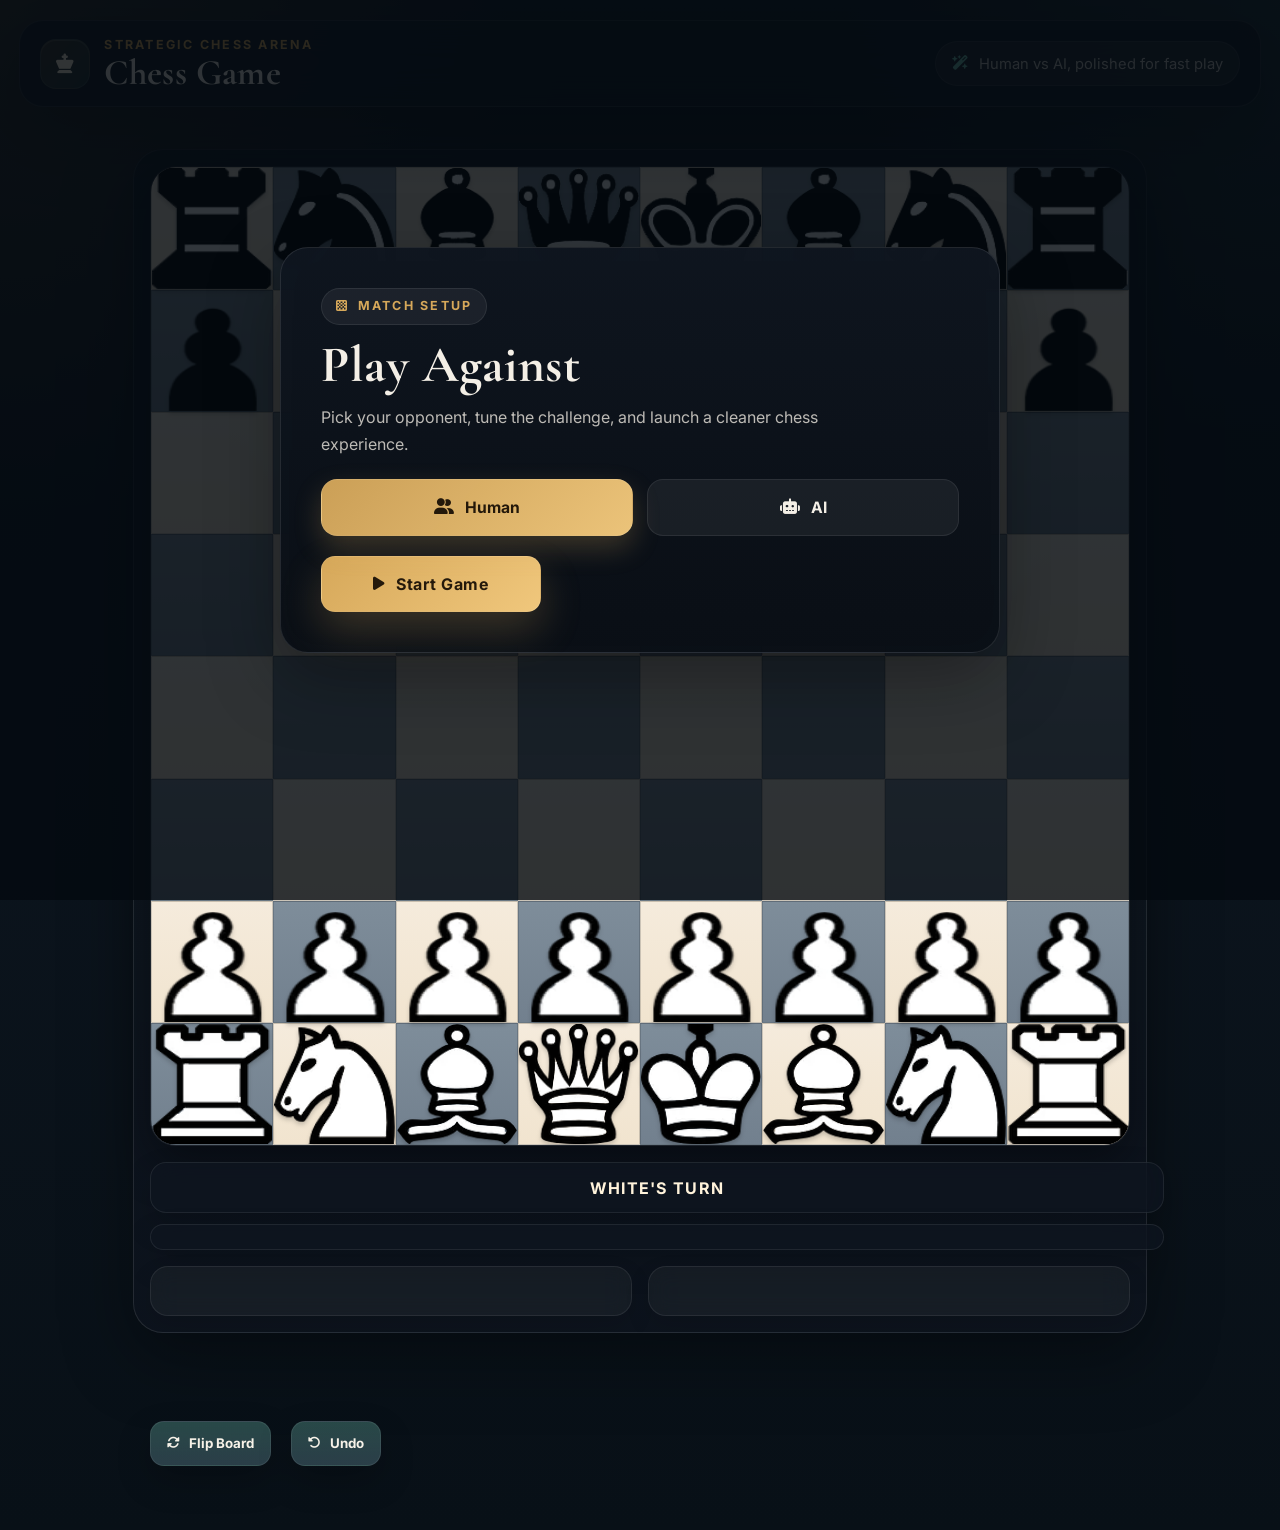
<file: index.html>
<!DOCTYPE html>
<html>
<head>
	<title>Chess Game</title>
	<link rel="preconnect" href="https://fonts.googleapis.com">
	<link rel="preconnect" href="https://fonts.gstatic.com" crossorigin>
	<link href="https://fonts.googleapis.com/css2?family=Cormorant+Garamond:wght@600;700&family=Inter:wght@400;500;600;700;800&display=swap" rel="stylesheet">
	<link rel="stylesheet" href="https://cdnjs.cloudflare.com/ajax/libs/font-awesome/6.5.2/css/all.min.css" crossorigin="anonymous" referrerpolicy="no-referrer">
	<link rel="stylesheet" type="text/css" href="chess.css">
    <meta name="viewport" content="width=device-width, initial-scale=1" />
	<meta name="theme-color" content="#0b1117" />
	<meta property="og:image" content="img/share.jpeg" />
	<meta property="og:description" content="A complete well automated chess game made by JavaScript that contains AI. Check it out. I hope you like it." />
	<meta name="author" content="Ahmed Alkholy">
	<link rel="icon" type="image/x-icon" href="favicon.ico">
</head>
<body>

<div class="page-bg"></div>

<header class="topbar">
	<div class="brand-lockup">
		<div class="brand-mark">
			<i class="fa-solid fa-chess-king"></i>
		</div>
		<div>
			<p class="eyebrow">Strategic Chess Arena</p>
			<h1>Chess Game</h1>
		</div>
	</div>
	<div class="topbar-chip">
		<i class="fa-solid fa-wand-magic-sparkles"></i>
		<span>Human vs AI, polished for fast play</span>
	</div>
</header>

<div id="startscene" class="scene show">
	<div class="scene-content start-panel">
		<div class="scene-card">
			<p class="eyebrow scene-kicker"><i class="fa-solid fa-chess-board"></i> Match setup</p>
			<h2>Play Against</h2>
			<p class="scene-copy">Pick your opponent, tune the challenge, and launch a cleaner chess experience.</p>

			<div class="choice-group">
				<input type="radio" name="oponent" id="humanOponent" value="human" onchange="changeColorSelect()" checked>
				<label for="humanOponent"><i class="fa-solid fa-user-group"></i> Human</label>
				<input type="radio" name="oponent" id="aiOponent" value="ai" onchange="changeColorSelect()">
				<label for="aiOponent"><i class="fa-solid fa-robot"></i> AI</label>
			</div>
			
			<div class="select-color-container option-card" style="display: none;">
				<h2>Select Your Color</h2>
				<div class="choice-group compact">
					<input type="radio" name="human_color" id="humanColorWhite" value="white" checked>
					<label for="humanColorWhite"><i class="fa-regular fa-circle"></i> White</label>
					<input type="radio" name="human_color" id="humanColorBlack" value="black">
					<label for="humanColorBlack"><i class="fa-solid fa-circle"></i> Black</label>
				</div>
			</div>

			<div class="select-ai-level-container option-card" style="display: none;">
				<h2>Select AI Difficulty</h2>
				<div class="choice-group compact difficulty-group">
					<input type="radio" name="ai_level" id="aiLevelDumb" value="dumb" checked>
					<label for="aiLevelDumb">Dumb</label>
					<input type="radio" name="ai_level" id="aiLevelEasy" value="easy">
					<label for="aiLevelEasy">Easy</label>
					<input type="radio" name="ai_level" id="aiLevelMedium" value="medium">
					<label for="aiLevelMedium">Medium</label>
					<input type="radio" name="ai_level" id="aiLevelHard" value="hard">
					<label for="aiLevelHard">Hard</label>
				</div>
			</div>

			<div class="start-game-container">
				<button class="button button-big primary-button" onclick="startNewGame()"><i class="fa-solid fa-play"></i><span>Start Game</span></button>
			</div>
		</div>
	</div>
	<div class="overlay"></div>
</div>

<div id="endscene" class="scene">
	<div class="scene-content end-panel">
		<div class="scene-card end-card">
			<p class="eyebrow scene-kicker"><i class="fa-solid fa-crown"></i> Game complete</p>
			<p class="winning-sign"></p>
		</div>
	</div>
	<div class="overlay"></div>
</div>
	
<br>
	<div class="board-container">

		<div id="board">
			<div id="final" class="odd">
				<div id="81" class="square" data-square="8-a">
					<img class="piece rook" id="blackRook1" src="img/black-rook.webp">
				</div>
				<div id="82" class="square" data-square="8-b">
					<img class="piece knight" id="blackKnight1" src="img/black-knight.webp">
				</div>
				<div id="83" class="square" data-square="8-c">
					<img class="piece bishop" id="blackBishop1" data-color="black" src="img/black-bishop.webp">
				</div>
				<div id="84" class="square" data-square="8-d">
					<img class="piece bking" id="blackQueen" data-color="black" src="img/black-queen.webp">
				</div>
				<div id="85" class="square" data-square="8-e">
					<img class="piece bking" id="blackKing" data-color="black" src="img/black-king.webp">
				</div>
				<div id="86" class="square" data-square="8-f">
					<img class="piece bishop" id="blackBishop2" data-color="black" src="img/black-bishop.webp">
				</div>
				<div id="87" class="square" data-square="8-g">
					<img class="piece bking" id="blackKnight2" data-color="black" src="img/black-knight.webp">
				</div>
				<div id="88" class="square" data-square="8-h">
					<img class="piece rook" id="blackRook2" src="img/black-rook.webp">
				</div>
			</div>
			<div class="even">
				<div id="71" class="square" data-square="7-a">
					<img class="piece pawn" id="blackPawn1" src="img/black-pawn.webp">
				</div>
				<div id="72" class="square" data-square="7-b">
					<img class="piece pawn" id="blackPawn2" src="img/black-pawn.webp">
				</div>
				<div id="73" class="square" data-square="7-c">
					<img class="piece pawn" id="blackPawn3" src="img/black-pawn.webp">
				</div>
				<div id="74" class="square" data-square="7-d">
					<img class="piece pawn" id="blackPawn4" src="img/black-pawn.webp">
				</div>
				<div id="75" class="square" data-square="7-e">
					<img class="piece pawn" id="blackPawn5" src="img/black-pawn.webp">
				</div>
				<div id="76" class="square" data-square="7-f">
					<img class="piece pawn" id="blackPawn6" src="img/black-pawn.webp">
				</div>
				<div id="77" class="square" data-square="7-g">
					<img class="piece pawn" id="blackPawn7" src="img/black-pawn.webp">
				</div>
				<div id="78" class="square" data-square="7-h">
					<img class="piece pawn" id="blackPawn8" src="img/black-pawn.webp">
				</div>
			</div>
			<div class="odd">
				<div id="61" class="square" data-square="6-a"></div>
				<div id="62" class="square" data-square="6-b"></div>
				<div id="63" class="square" data-square="6-c"></div>
				<div id="64" class="square" data-square="6-d"></div>
				<div id="65" class="square" data-square="6-e"></div>
				<div id="66" class="square" data-square="6-f"></div>
				<div id="67" class="square" data-square="6-g"></div>
				<div id="68" class="square" data-square="6-h"></div>
			</div>
			<div class="even">
				<div id="51" class="square" data-square="5-a"></div>
				<div id="52" class="square" data-square="5-b"></div>
				<div id="53" class="square" data-square="5-c"></div>
				<div id="54" class="square" data-square="5-d"></div>
				<div id="55" class="square" data-square="5-e"></div>
				<div id="56" class="square" data-square="5-f"></div>
				<div id="57" class="square" data-square="5-g"></div>
				<div id="58" class="square" data-square="5-h"></div>
			</div>
			<div class="odd">
				<div id="41" class="square" data-square="4-a"></div>
				<div id="42" class="square" data-square="4-b"></div>
				<div id="43" class="square" data-square="4-c"></div>
				<div id="44" class="square" data-square="4-d"></div>
				<div id="45" class="square" data-square="4-e"></div>
				<div id="46" class="square" data-square="4-f"></div>
				<div id="47" class="square" data-square="4-g"></div>
				<div id="48" class="square" data-square="4-h"></div>
			</div>
			<div class="even">
				<div id="31" class="square" data-square="3-a"></div>
				<div id="32" class="square" data-square="3-b"></div>
				<div id="33" class="square" data-square="3-c"></div>
				<div id="34" class="square" data-square="3-d"></div>
				<div id="35" class="square" data-square="3-e"></div>
				<div id="36" class="square" data-square="3-f"></div>
				<div id="37" class="square" data-square="3-g"></div>
				<div id="38" class="square" data-square="3-h"></div>
			</div>
			<div class="odd">
				<div class="square white" id="21" data-square="2-a">
					<img class="piece pawn" id="whitePawn1" src="img/white-pawn.webp">
				</div>
				<div class="square white" id="22" data-square="2-b">
					<img class="piece pawn" id="whitePawn2" src="img/white-pawn.webp">
				</div>
				<div class="square white" id="23" data-square="2-c">
					<img class="piece pawn" id="whitePawn3" src="img/white-pawn.webp">
				</div>
				<div class="square white" id="24" data-square="2-d">
					<img class="piece pawn" id="whitePawn4" src="img/white-pawn.webp">
				</div>
				<div class="square white" id="25" class="square" data-square="2-e">
					<img class="piece pawn" id="whitePawn5" src="img/white-pawn.webp">
				</div>
				<div class="square white" id="26" data-square="2-f">
					<img class="piece pawn" id="whitePawn6" src="img/white-pawn.webp">
				</div>
				<div class="square white" id="27" data-square="2-g">
					<img class="piece pawn" id="whitePawn7" src="img/white-pawn.webp">
				</div>
				<div class="square white" id="28" data-square="2-h">
					<img class="piece pawn" id="whitePawn8" src="img/white-pawn.webp">
				</div>
			</div>
			<div class="even">
				<div id="11" class="square white" data-square="1-a">
					<img class="piece rook" id="whiteRook1" src="img/white-rook.webp">
				</div>
				<div id="12" class="square white" data-square="1-b">
					<img class="piece knight" id="whiteKnight1" src="img/white-knight.webp">
				</div>
				<div id="13" class="square white" data-square="1-c">
					<img class="piece bishop" id="whiteBishop1" data-color="white" src="img/white-bishop.webp">
				</div>
				<div id="14" class="square white" data-square="1-d">
					<img class="piece queen" id="whiteQueen" src="img/white-queen.webp">
				</div>
				<div id="15" class="square white" data-square="1-e">
					<img class="piece wking" src="img/white-king.webp" class="white" id="whiteKing">
				</div>
				<div id="16" class="square white" data-square="1-f">
					<img class="piece knight" id="whiteBishop2" src="img/white-bishop.webp">
				</div>
				<div id="17" class="square white" data-square="1-g">
					<img class="piece knight" id="whiteKnight2" src="img/white-knight.webp">
				</div>
				<div id="18" class="square white" data-square="1-h">
					<img class="piece rook" id="whiteRook2" src="img/white-rook.webp">
				</div>
			</div>
		</div>

		<p id="turn">White's Turn</p>
		<p id="checkWarning"></p>

		<div class="semataries">
			<div id="whiteSematary" class="sematary">
				<div class="pawn"></div>
				<div class="knight"></div>
				<div class="bishop"></div>
				<div class="rook"></div>
				<div class="queen"></div>
			</div>
	
			<div id="blackSematary" class="sematary">
				<div class="pawn"></div>
				<div class="knight"></div>
				<div class="bishop"></div>
				<div class="rook"></div>
				<div class="queen"></div>
			</div>
		</div>

	</div>

<div class="floating-controls">
	<button class="flip-board" onclick="boardAnimate()"><i class="fa-solid fa-rotate"></i><span>Flip Board</span></button>
	<button class="flip-board" id="undoButton" onclick="undoMove()"><i class="fa-solid fa-rotate-left"></i><span>Undo</span></button>
</div>

<script type="text/javascript" src="piece.js"></script>
<script type="text/javascript" src="History.js"></script>
<script type="text/javascript" src="Game.js"></script>
<script type="text/javascript" src="SimulationGame.js"></script>
<script type="text/javascript" src="ai.js"></script>
<script type="text/javascript" src="Board.js"></script>

<script type="text/javascript">
	const boardAnimate = () => {
		const board = document.getElementById('board');
		const elements = board.getElementsByClassName('piece');
		if (board.classList.contains('animate')) {
			board.classList.remove('animate');
			board.classList.add('animate-backward');
			for (element of elements) {
				element.classList.remove('forward');
				element.classList.add('backward');
			}
		}
		else{
			board.classList.remove('animate-backward');
			board.classList.add('animate');
			for (element of elements) {
				element.classList.remove('backward');
				element.classList.add('forward');
			}
		}	
	}
</script>

<script>
	const changeColorSelect = () => {
		const playAgainst = document.querySelector('input[name="oponent"]:checked').value;
		if (playAgainst === 'ai') {
			showColorSelect();
			showAiLevelSelect();
		}
		else {
			hideColorSelect();
			hideAiLevelSelect();
		}		
	}

	changeColorSelect();
</script>

</body>
</html>
</file>
<file: chess.css>
*{
	margin: 0;
	padding: 0;
}
body{
	background: #ddd;
}
.board-container {
	width: 600px;
	max-width: 90%;
    justify-content: center;
	margin:auto;
	position:relative;
}
.semataries {
	width: 100%;
	margin:auto;
	display: flex;
    justify-content: center;
}
.sematary {
	width: 50%;
}
#blackSematary {
	text-align: right;
}
#board{
	aspect-ratio: 1 / 1;
	margin: auto;
	border:3px #333 solid;
}
#board div div{
	float: left;
    width: calc(100% / 8);
	aspect-ratio: 1 / 1;
	box-sizing: border-box;
	border: #000 solid .01cm;
}

#board .even div:nth-child(even){
	background: #ccd;
}

#board .even div:nth-child(odd){
	background: rgb(112,112,112);/*621700*/
}

#board .odd div:nth-child(even){
	background: rgb(112,112,112);/*621700*/
}

#board .odd div:nth-child(odd){
	background: #ccd;
}

.animate{
	animation: rotateBoard 1s ease-out;
	animation-fill-mode: both;
}
@keyframes rotateBoard { 
  0% {
    transform: rotateZ(0);
  }
  100%{
  	transform: rotateZ(-180deg);
  }

}
.forward{
	transform: rotateZ(-180deg);
}
.backward{
	transform: rotateZ(0);
}
.animate-backward{
	animation: rotateBoardBackward 1s ease-out;
	animation-fill-mode: both;
}
@keyframes rotateBoardBackward { 
  0% {
    transform: rotateZ(-180deg);
  }
  100%{
  	transform: rotateZ(0);
  }

}
img.piece{
	width: 100%;
	height: 100%;
	float: left;
}
.allowed{
	opacity: .8;
	background: radial-gradient(#333,#222 )!important;
	/*-webkit-box-shadow: inset 1px -4px 92px 0px rgba(0,0,0,0.75);
	-moz-box-shadow: inset 1px -4px 92px 0px rgba(0,0,0,0.75);
	box-shadow: inset 1px -4px 92px 0px rgba(0,0,0,0.75);*/
	border:1px solid black !important;
}
.last-move {
	background: #30b030 !important;
}
.clicked-square{
	background: radial-gradient(#333,#222 )!important;
	border:1px solid black !important;
}
.sematary img {
	transform: rotateZ(0);
	width: 1.8rem;
	height: 1.8rem;
}
#blackSematary div{
	overflow-y: auto;
	margin-bottom: 2px;
}
.scene{
	position: relative;
	opacity: 0;
	display: none;
	z-index: 1;
}
.overlay{
	position: fixed;
	width: 100%;
	height: 100%;
	background: #000;
	opacity: .7;
	z-index: 1;
}
.scene .scene-content{
	position: fixed;
	color:#fff;
	z-index: 2;
	width: 100%;
    text-align: center;
    margin-top: 40vh;
    font-size: 40px;
	height: 100vh;
}

.scene-content h2 {
	font-weight: 500;
	margin-bottom: 15px;
}

@media screen and (max-width: 600px) {
	.scene-content h2 {
		font-size: 2rem;
	}
}

.show{
	display: block !important;
	animation: showMessage 1s ease-out;
	animation-fill-mode: both;
}

.hidden {
	display: none;
}

@keyframes showMessage { 
  0% {
  	opacity: 0;
  }
  100%{
  	opacity: 1;
  }

}
#turn{
	text-align: center;
	font-size: 18px;
}
#checkWarning {
	text-align: center;
	font-size: 16px;
	font-weight: 600;
	min-height: 24px;
	color: #9b1c1c;
}
.winning-sign:first-letter{
	text-transform: uppercase;
}

.flip-board{
	padding: 10px 20px;
    border-radius: 5px !important;
    outline: 0;
    background: #7f979e;
    color: white;
    border: 0;
}

#undoButton {
	margin-left: 8px;
}


input[type="radio"] {
	display: none;
}
label {
	background-color: rgb(112,112,112);
	position: relative;
	font-family: "Poppins", sans-serif;
	cursor: pointer;
	display: inline-flex;
	align-items: center;
	gap: 0.8em;
	padding: 1em 2em;
	border-radius: 0.5em;
	font-size: 23px;
}

input[type="radio"]:checked + label {
	background-color: #4189e0;
	color: #ffffff;
}

.button {
	background-color: rgb(112,112,112);
	border-radius: 10px;
	border: none;
	color: white;
	padding: 20px 40px;
	text-align: center;
	text-decoration: none;
	display: inline-block;
	font-size: 20px;
	cursor: pointer;
}

.button:hover, label:hover {
	background-color: rgb(160, 160, 160);
}

.button-big {
	padding: 30px 60px;
	font-size: 25px;
}

:root {
	--bg-0: #081017;
	--bg-1: #0f1823;
	--panel: rgba(15, 22, 32, 0.78);
	--panel-strong: rgba(18, 27, 38, 0.92);
	--panel-border: rgba(255, 255, 255, 0.1);
	--text: #f4efe6;
	--muted: rgba(244, 239, 230, 0.76);
	--accent: #d6a85a;
	--accent-2: #6fc2b0;
	--board-light: #f1e4cf;
	--board-dark: #72808e;
	--danger: #f27d7d;
	--shadow: 0 24px 70px rgba(0, 0, 0, 0.35);
}

html {
	scroll-behavior: smooth;
}

body {
	min-height: 100vh;
	font-family: 'Inter', sans-serif;
	color: var(--text);
	background:
		radial-gradient(circle at top left, rgba(214, 168, 90, 0.16), transparent 26%),
		radial-gradient(circle at top right, rgba(111, 194, 176, 0.14), transparent 22%),
		linear-gradient(180deg, var(--bg-1) 0%, var(--bg-0) 100%);
	position: relative;
	overflow-x: hidden;
}

.page-bg {
	position: fixed;
	inset: 0;
	pointer-events: none;
	background-image:
		linear-gradient(rgba(255, 255, 255, 0.02) 1px, transparent 1px),
		linear-gradient(90deg, rgba(255, 255, 255, 0.02) 1px, transparent 1px);
	background-size: 72px 72px;
	opacity: 0.5;
	mask-image: radial-gradient(circle at center, black, transparent 85%);
}

.topbar {
	width: min(1200px, calc(100% - 2rem));
	margin: 1.25rem auto 0;
	padding: 1rem 1.25rem;
	display: flex;
	align-items: center;
	justify-content: space-between;
	gap: 1rem;
	border: 1px solid var(--panel-border);
	background: var(--panel);
	backdrop-filter: blur(18px);
	border-radius: 24px;
	box-shadow: var(--shadow);
	position: relative;
	z-index: 2;
}

.brand-lockup {
	display: flex;
	align-items: center;
	gap: 0.9rem;
}

.brand-mark {
	width: 3rem;
	height: 3rem;
	border-radius: 16px;
	display: grid;
	place-items: center;
	background: linear-gradient(135deg, rgba(214, 168, 90, 0.2), rgba(111, 194, 176, 0.16));
	border: 1px solid rgba(255, 255, 255, 0.08);
	box-shadow: inset 0 1px 0 rgba(255, 255, 255, 0.12);
	font-size: 1.25rem;
	color: #fff3db;
}

.eyebrow {
	font-size: 0.78rem;
	letter-spacing: 0.18em;
	text-transform: uppercase;
	color: var(--accent);
	font-weight: 700;
	margin-bottom: 0.25rem;
}

.brand-lockup h1,
.scene-card h2 {
	font-family: 'Cormorant Garamond', serif;
	font-size: clamp(2rem, 4vw, 3.4rem);
	line-height: 0.95;
	font-weight: 700;
	margin: 0;
	letter-spacing: 0.01em;
}

.brand-lockup h1 {
	font-size: clamp(1.9rem, 2.8vw, 2.8rem);
}

.topbar-chip {
	display: inline-flex;
	align-items: center;
	gap: 0.65rem;
	padding: 0.8rem 1rem;
	border-radius: 999px;
	background: rgba(255, 255, 255, 0.06);
	border: 1px solid rgba(255, 255, 255, 0.08);
	color: var(--muted);
	font-size: 0.92rem;
	white-space: nowrap;
}

.topbar-chip i {
	color: var(--accent-2);
}

.board-container {
	width: min(92vw, 980px);
	max-width: 980px;
	padding: 1rem;
	margin: 1.4rem auto 5.5rem;
	position: relative;
	border-radius: 30px;
	border: 1px solid var(--panel-border);
	background: linear-gradient(180deg, rgba(17, 25, 36, 0.88), rgba(13, 20, 29, 0.96));
	backdrop-filter: blur(20px);
	box-shadow: var(--shadow);
}

#board {
	border: 1px solid rgba(255, 255, 255, 0.08);
	border-radius: 26px;
	overflow: hidden;
	box-shadow: 0 18px 45px rgba(0, 0, 0, 0.38);
	background: rgba(0, 0, 0, 0.1);
}

#board div div {
	border-color: rgba(11, 17, 23, 0.18);
}

#board .even div:nth-child(even),
#board .odd div:nth-child(odd) {
	background: linear-gradient(180deg, #f5ebdc 0%, var(--board-light) 100%);
}

#board .even div:nth-child(odd),
#board .odd div:nth-child(even) {
	background: linear-gradient(180deg, #7e8d9a 0%, var(--board-dark) 100%);
}

img.piece {
	width: 100%;
	height: 100%;
	float: left;
	filter: drop-shadow(0 3px 2px rgba(0, 0, 0, 0.18));
}

.allowed {
	opacity: 0.95;
	background: radial-gradient(circle, rgba(214, 168, 90, 0.4), rgba(214, 168, 90, 0.14)) !important;
	border: 1px solid rgba(214, 168, 90, 0.68) !important;
	box-shadow: inset 0 0 0 2px rgba(255, 255, 255, 0.04);
}

.clicked-square {
	background: radial-gradient(circle, rgba(111, 194, 176, 0.36), rgba(111, 194, 176, 0.14)) !important;
	border: 1px solid rgba(111, 194, 176, 0.78) !important;
}

.last-move {
	background: linear-gradient(180deg, rgba(214, 168, 90, 0.54), rgba(181, 138, 63, 0.32)) !important;
}

#turn,
#checkWarning {
	width: min(92vw, 980px);
	margin-left: auto;
	margin-right: auto;
	text-align: center;
	border-radius: 16px;
	border: 1px solid rgba(255, 255, 255, 0.08);
	background: rgba(15, 22, 32, 0.72);
	backdrop-filter: blur(14px);
	box-shadow: 0 14px 32px rgba(0, 0, 0, 0.16);
}

#turn {
	margin-top: 1rem;
	padding: 0.9rem 1rem;
	font-size: 1rem;
	font-weight: 700;
	letter-spacing: 0.08em;
	text-transform: uppercase;
	color: #fff3db;
}

#checkWarning {
	margin-top: 0.7rem;
	padding: 0.75rem 1rem;
	font-size: 0.95rem;
	font-weight: 600;
	color: var(--danger);
	min-height: 0;
}

.semataries {
	width: min(92vw, 980px);
	margin: 1rem auto 0;
	gap: 1rem;
	justify-content: space-between;
}

.sematary {
	width: calc(50% - 0.5rem);
	padding: 0.85rem 1rem;
	border-radius: 18px;
	background: rgba(255, 255, 255, 0.04);
	border: 1px solid rgba(255, 255, 255, 0.08);
	backdrop-filter: blur(10px);
	box-shadow: 0 10px 24px rgba(0, 0, 0, 0.12);
}

.sematary div {
	margin-bottom: 0.25rem;
}

.sematary img {
	width: 1.9rem;
	height: 1.9rem;
}

#blackSematary {
	text-align: right;
}

#blackSematary div {
	overflow-y: auto;
	margin-bottom: 0.25rem;
}

.floating-controls {
	position: relative;
	width: min(92vw, 980px);
	margin: 1rem auto 4rem;
	display: flex;
	flex-wrap: wrap;
	gap: 0.75rem;
	z-index: 3;
}

.flip-board,
.button,
.primary-button {
	border: 0;
	outline: 0;
	border-radius: 14px !important;
	font-family: 'Inter', sans-serif;
	font-weight: 700;
	transition: transform 0.2s ease, box-shadow 0.2s ease, background 0.2s ease, color 0.2s ease;
}

.flip-board {
	display: inline-flex;
	align-items: center;
	gap: 0.55rem;
	padding: 0.85rem 1rem;
	color: #f7f2e8;
	background: linear-gradient(180deg, rgba(111, 194, 176, 0.32), rgba(44, 64, 74, 0.96));
	border: 1px solid rgba(255, 255, 255, 0.08);
	box-shadow: 0 14px 34px rgba(0, 0, 0, 0.22);
	cursor: pointer;
}

.flip-board:hover,
.button:hover,
.primary-button:hover,
label:hover {
	transform: translateY(-1px);
	box-shadow: 0 16px 36px rgba(0, 0, 0, 0.26);
}

.flip-board i,
.button i {
	font-size: 0.95em;
}

.button {
	background: linear-gradient(180deg, rgba(214, 168, 90, 0.18), rgba(214, 168, 90, 0.08));
	color: #fff7eb;
	padding: 1rem 1.4rem;
	border: 1px solid rgba(255, 255, 255, 0.08);
	box-shadow: 0 14px 30px rgba(0, 0, 0, 0.18);
	cursor: pointer;
}

.button-big {
	padding: 1.1rem 1.7rem;
	font-size: 1rem;
	letter-spacing: 0.04em;
}

.primary-button {
	display: inline-flex;
	align-items: center;
	justify-content: center;
	gap: 0.7rem;
	padding: 1.05rem 1.6rem;
	background: linear-gradient(135deg, #d6a85a 0%, #f0c77c 100%);
	color: #24190b;
	box-shadow: 0 18px 42px rgba(214, 168, 90, 0.24);
	min-width: 220px;
}

.primary-button:hover {
	color: #1b1307;
}

.scene {
	position: fixed;
	inset: 0;
	opacity: 0;
	display: none;
	z-index: 20;
}

.overlay {
	position: fixed;
	inset: 0;
	width: 100%;
	height: 100%;
	background: rgba(4, 10, 16, 0.82);
	backdrop-filter: blur(10px);
	opacity: 1;
	z-index: 1;
}

.show {
	display: flex !important;
	align-items: center;
	justify-content: center;
	animation: showMessage 0.45s ease-out;
	animation-fill-mode: both;
}

.scene .scene-content {
	position: relative;
	z-index: 2;
	width: min(92vw, 720px);
	height: auto;
	margin: 0;
	padding: 1.25rem;
	color: var(--text);
	text-align: center;
	font-size: 1rem;
	line-height: 1.5;
}

.scene-card {
	padding: clamp(1.5rem, 4vw, 2.5rem);
	border-radius: 28px;
	background: linear-gradient(180deg, rgba(15, 22, 32, 0.95), rgba(10, 15, 22, 0.96));
	border: 1px solid rgba(255, 255, 255, 0.1);
	box-shadow: var(--shadow);
	backdrop-filter: blur(20px);
	text-align: left;
	max-width: 100%;
	margin: 0 auto;
}

.scene-kicker {
	display: inline-flex;
	align-items: center;
	gap: 0.55rem;
	padding: 0.5rem 0.85rem;
	border-radius: 999px;
	background: rgba(255, 255, 255, 0.06);
	border: 1px solid rgba(255, 255, 255, 0.08);
	margin-bottom: 1rem;
}

.scene-copy {
	color: var(--muted);
	max-width: 56ch;
	line-height: 1.65;
	margin-top: 0.9rem;
	margin-bottom: 1.35rem;
}

.choice-group {
	display: grid;
	grid-template-columns: repeat(2, minmax(0, 1fr));
	gap: 0.9rem;
	margin: 1.1rem 0 1.25rem;
}

.choice-group.compact,
.difficulty-group {
	grid-template-columns: repeat(2, minmax(0, 1fr));
}

.option-card {
	padding: 1rem;
	border-radius: 20px;
	background: rgba(255, 255, 255, 0.04);
	border: 1px solid rgba(255, 255, 255, 0.08);
	margin-bottom: 1rem;
}

input[type="radio"] {
	display: none;
}

label {
	background: rgba(255, 255, 255, 0.06);
	position: relative;
	font-family: 'Inter', sans-serif;
	cursor: pointer;
	display: inline-flex;
	align-items: center;
	justify-content: center;
	gap: 0.7rem;
	padding: 1rem 1.2rem;
	border-radius: 16px;
	font-size: 0.98rem;
	font-weight: 700;
	color: var(--text);
	border: 1px solid rgba(255, 255, 255, 0.08);
	transition: background 0.2s ease, color 0.2s ease, transform 0.2s ease, box-shadow 0.2s ease;
}

input[type="radio"]:checked + label {
	background: linear-gradient(135deg, rgba(214, 168, 90, 0.95), rgba(240, 199, 124, 0.98));
	color: #23180a;
	box-shadow: 0 12px 28px rgba(214, 168, 90, 0.24);
}

.start-game-container {
	margin-top: 1.25rem;
	display: flex;
	justify-content: flex-start;
}

.end-card {
	text-align: center;
	min-height: 260px;
	display: grid;
	place-items: center;
}

.winning-sign {
	font-family: 'Cormorant Garamond', serif;
	font-size: clamp(2.2rem, 5vw, 4rem);
	line-height: 1;
	font-weight: 700;
	margin: 0;
	color: #fff3db;
}

.winning-sign:first-letter {
	text-transform: uppercase;
}

@media screen and (max-width: 920px) {
	.topbar {
		flex-direction: column;
		align-items: flex-start;
	}

	.board-container,
	#turn,
	#checkWarning,
	.semataries {
		width: min(94vw, 980px);
	}

	.choice-group,
	.choice-group.compact,
	.difficulty-group {
		grid-template-columns: 1fr;
	}

	.start-game-container {
		justify-content: stretch;
	}

	.primary-button {
		width: 100%;
	}

	.floating-controls {
		width: min(94vw, 980px);
		justify-content: flex-start;
	}
}

@media screen and (max-width: 600px) {
	.board-container {
		padding: 0.75rem;
		border-radius: 22px;
	}

	#board {
		border-radius: 20px;
	}

	.flip-board {
		flex: 1 1 0;
		justify-content: center;
	}

	label {
		width: 100%;
	}
}
</file>
